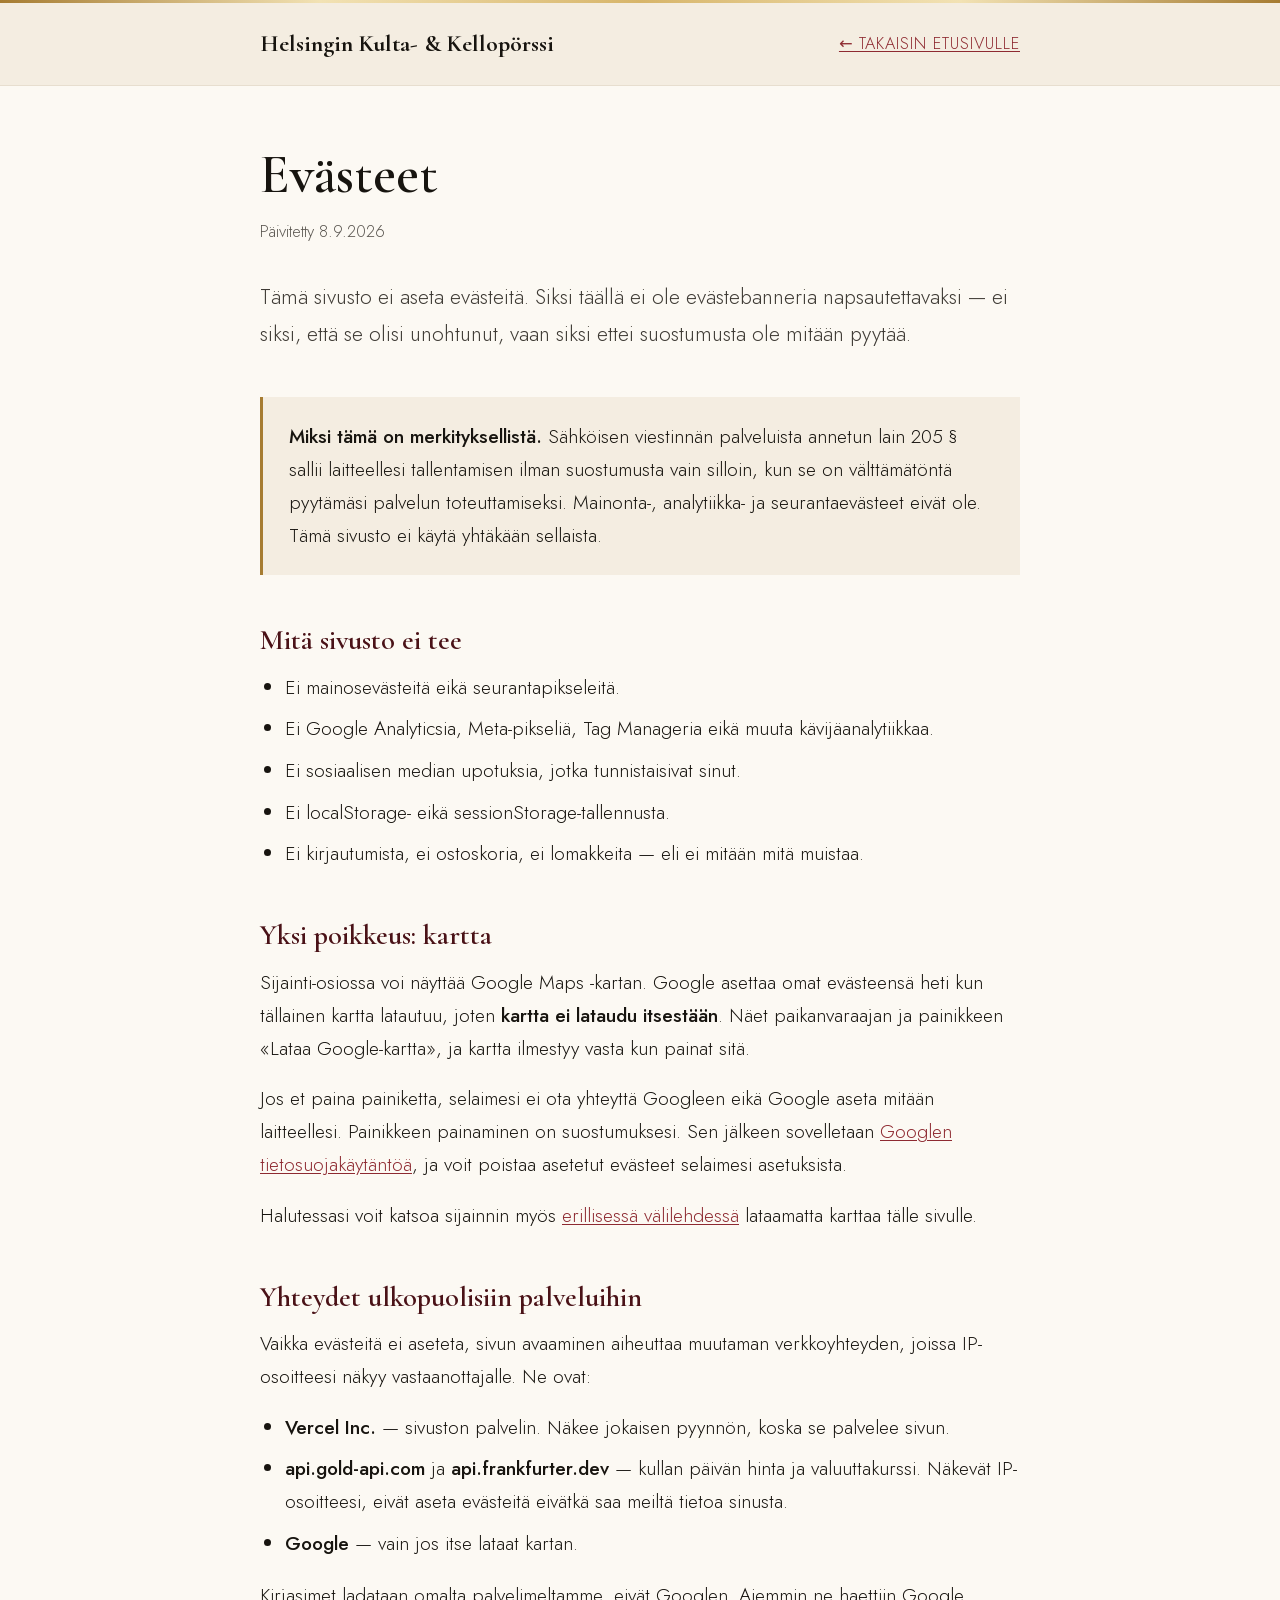
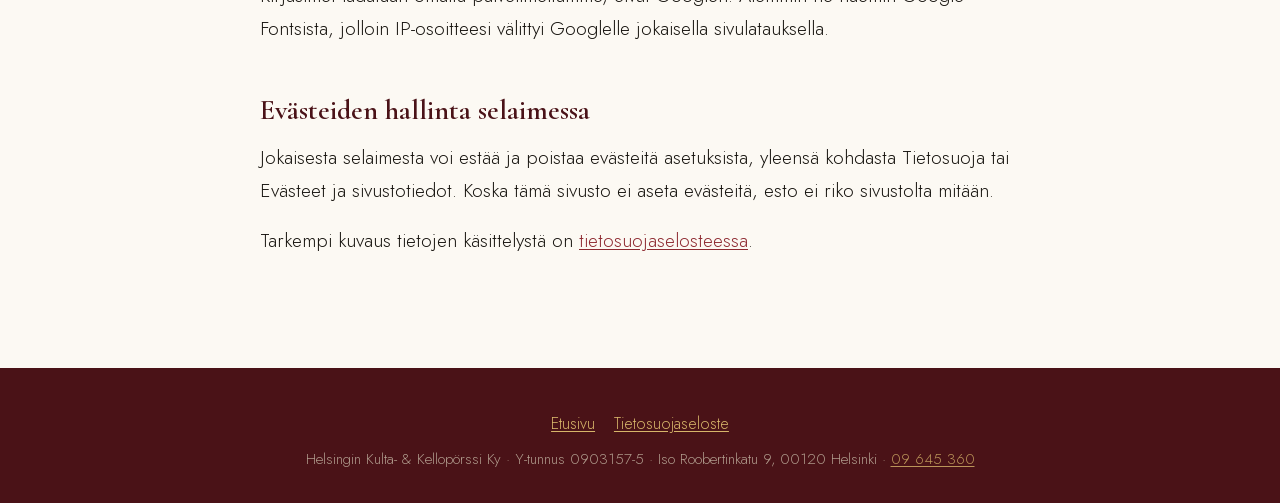
<file: evasteet.html>
<!DOCTYPE html>
<html lang="fi">
<head>
<meta charset="UTF-8" />
<meta name="viewport" content="width=device-width, initial-scale=1.0" />
<title>Evästeet · Helsingin Kulta- &amp; Kellopörssi</title>
<meta name="description" content="Tämä sivusto ei aseta evästeitä. Ainoa poikkeus on Google Maps -kartta, joka latautuu vasta kun painat painiketta." />
<meta name="robots" content="index,follow" />
<link href="fonts/fonts.css" rel="stylesheet" />
<link href="legal.css" rel="stylesheet" />
</head>
<body>

<a class="skip" href="#main">Siirry sisältöön</a>
<div class="goldline"></div>
<div class="topbar">
  <div class="in">
    <a class="bt" href="index.html">Helsingin Kulta- &amp; Kellopörssi</a>
    <a class="back" href="index.html">&larr; Takaisin etusivulle</a>
  </div>
</div>

<main id="main">
  <h1>Evästeet</h1>
  <p class="updated">Päivitetty <time datetime="2026-09-08">8.9.2026</time></p>

  <p class="intro">Tämä sivusto ei aseta evästeitä. Siksi täällä ei ole evästebanneria napsautettavaksi — ei siksi, että se olisi unohtunut, vaan siksi ettei suostumusta ole mitään pyytää.</p>

  <div class="callout">
    <p><b>Miksi tämä on merkityksellistä.</b> Sähköisen viestinnän palveluista annetun lain 205 § sallii laitteellesi tallentamisen ilman suostumusta vain silloin, kun se on välttämätöntä pyytämäsi palvelun toteuttamiseksi. Mainonta-, analytiikka- ja seurantaevästeet eivät ole. Tämä sivusto ei käytä yhtäkään sellaista.</p>
  </div>

  <h2>Mitä sivusto ei tee</h2>
  <ul>
    <li>Ei mainosevästeitä eikä seurantapikseleitä.</li>
    <li>Ei Google Analyticsia, Meta-pikseliä, Tag Manageria eikä muuta kävijäanalytiikkaa.</li>
    <li>Ei sosiaalisen median upotuksia, jotka tunnistaisivat sinut.</li>
    <li>Ei localStorage- eikä sessionStorage-tallennusta.</li>
    <li>Ei kirjautumista, ei ostoskoria, ei lomakkeita — eli ei mitään mitä muistaa.</li>
  </ul>

  <h2>Yksi poikkeus: kartta</h2>
  <p>Sijainti-osiossa voi näyttää Google Maps -kartan. Google asettaa omat evästeensä heti kun tällainen kartta latautuu, joten <b>kartta ei lataudu itsestään</b>. Näet paikanvaraajan ja painikkeen «Lataa Google-kartta», ja kartta ilmestyy vasta kun painat sitä.</p>
  <p>Jos et paina painiketta, selaimesi ei ota yhteyttä Googleen eikä Google aseta mitään laitteellesi. Painikkeen painaminen on suostumuksesi. Sen jälkeen sovelletaan <a href="https://policies.google.com/privacy" target="_blank" rel="noopener">Googlen tietosuojakäytäntöä</a>, ja voit poistaa asetetut evästeet selaimesi asetuksista.</p>
  <p>Halutessasi voit katsoa sijainnin myös <a href="https://maps.google.com/?q=Helsingin+Kulta-+%26+Kellop%C3%B6rssi,+Iso+Roobertinkatu+9,+00120+Helsinki" target="_blank" rel="noopener">erillisessä välilehdessä</a> lataamatta karttaa tälle sivulle.</p>

  <h2>Yhteydet ulkopuolisiin palveluihin</h2>
  <p>Vaikka evästeitä ei aseteta, sivun avaaminen aiheuttaa muutaman verkkoyhteyden, joissa IP-osoitteesi näkyy vastaanottajalle. Ne ovat:</p>
  <ul>
    <li><b>Vercel Inc.</b> — sivuston palvelin. Näkee jokaisen pyynnön, koska se palvelee sivun.</li>
    <li><b>api.gold-api.com</b> ja <b>api.frankfurter.dev</b> — kullan päivän hinta ja valuuttakurssi. Näkevät IP-osoitteesi, eivät aseta evästeitä eivätkä saa meiltä tietoa sinusta.</li>
    <li><b>Google</b> — vain jos itse lataat kartan.</li>
  </ul>
  <p>Kirjasimet ladataan omalta palvelimeltamme, eivät Googlen. Aiemmin ne haettiin Google Fontsista, jolloin IP-osoitteesi välittyi Googlelle jokaisella sivulatauksella.</p>

  <h2>Evästeiden hallinta selaimessa</h2>
  <p>Jokaisesta selaimesta voi estää ja poistaa evästeitä asetuksista, yleensä kohdasta Tietosuoja tai Evästeet ja sivustotiedot. Koska tämä sivusto ei aseta evästeitä, esto ei riko sivustolta mitään.</p>

  <p>Tarkempi kuvaus tietojen käsittelystä on <a href="tietosuoja.html">tietosuojaselosteessa</a>.</p>
</main>

<footer>
  <div class="foot-nav">
    <a href="index.html">Etusivu</a>
    <a href="tietosuoja.html">Tietosuojaseloste</a>
  </div>
  <address>
    Helsingin Kulta- &amp; Kellopörssi Ky · Y-tunnus 0903157-5 ·
    Iso Roobertinkatu 9, 00120 Helsinki · <a href="tel:+3589645360">09 645 360</a>
  </address>
</footer>

</body>
</html>
</file>
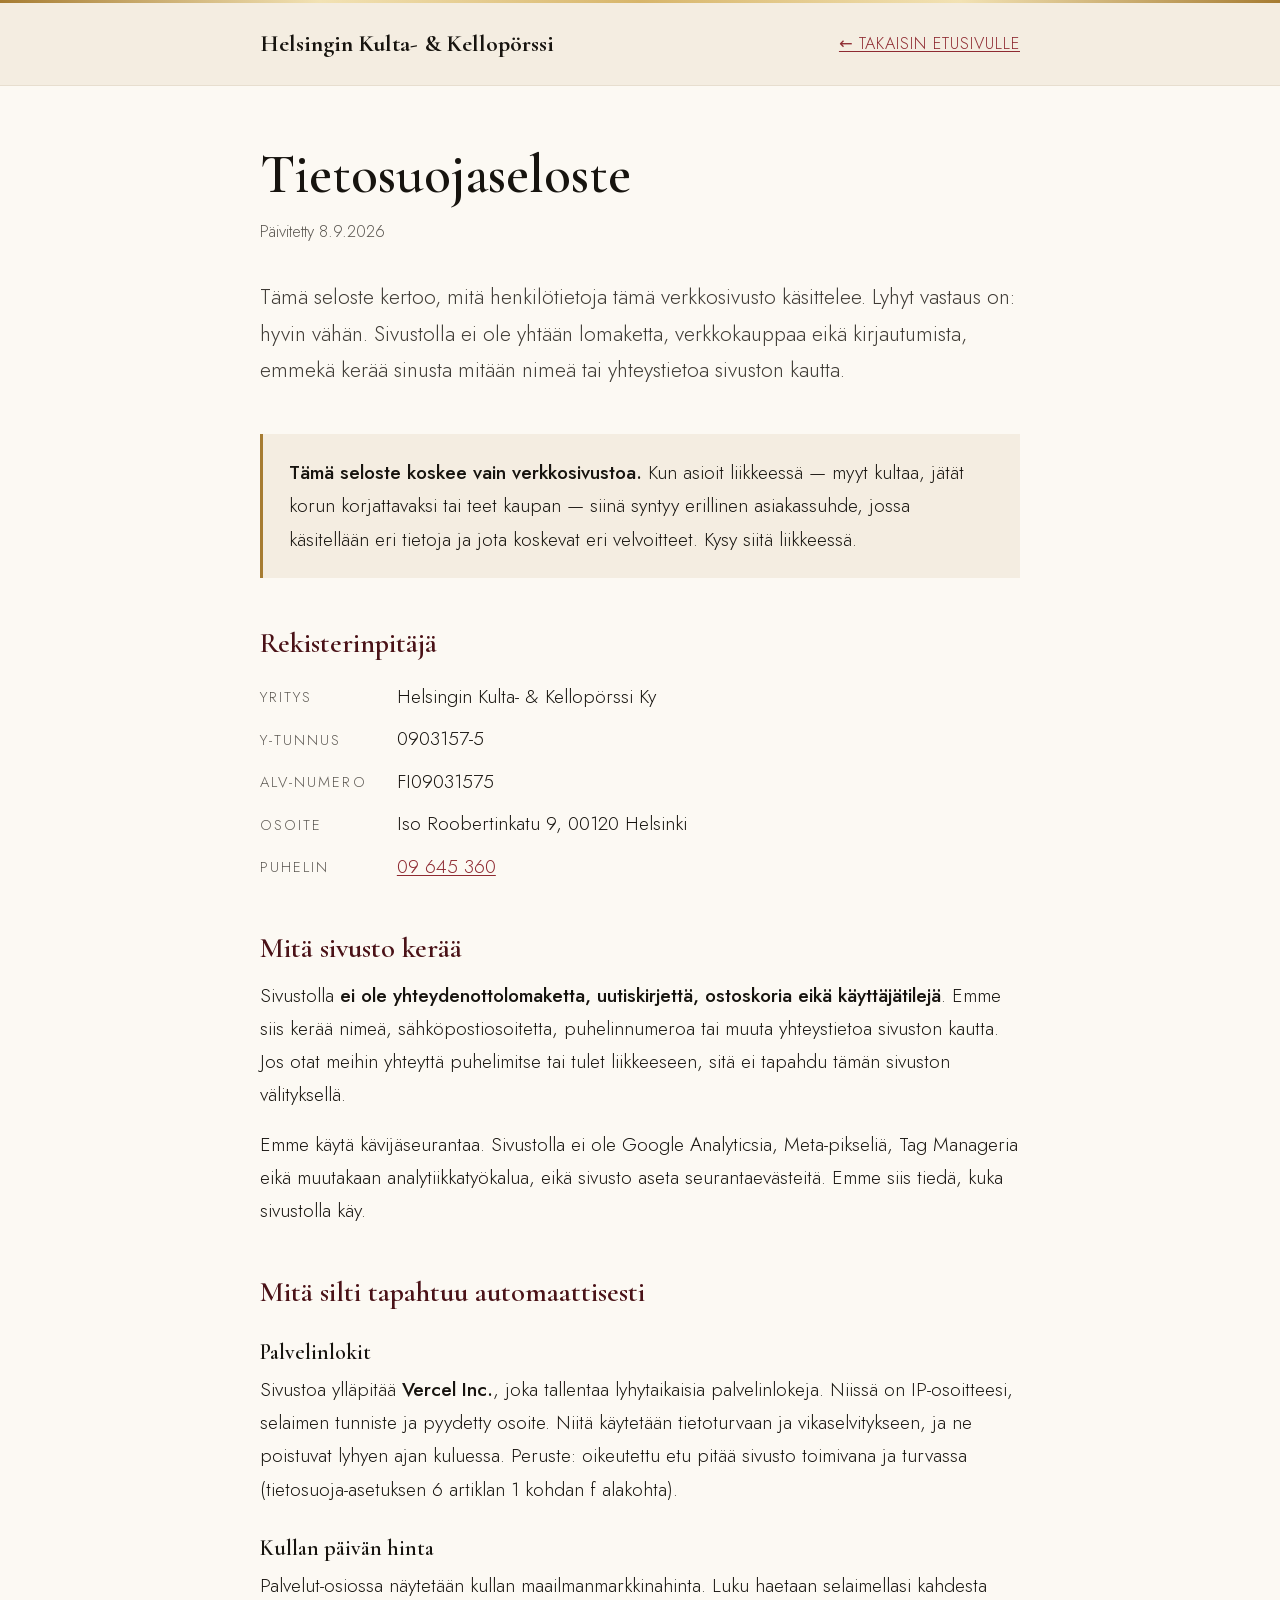
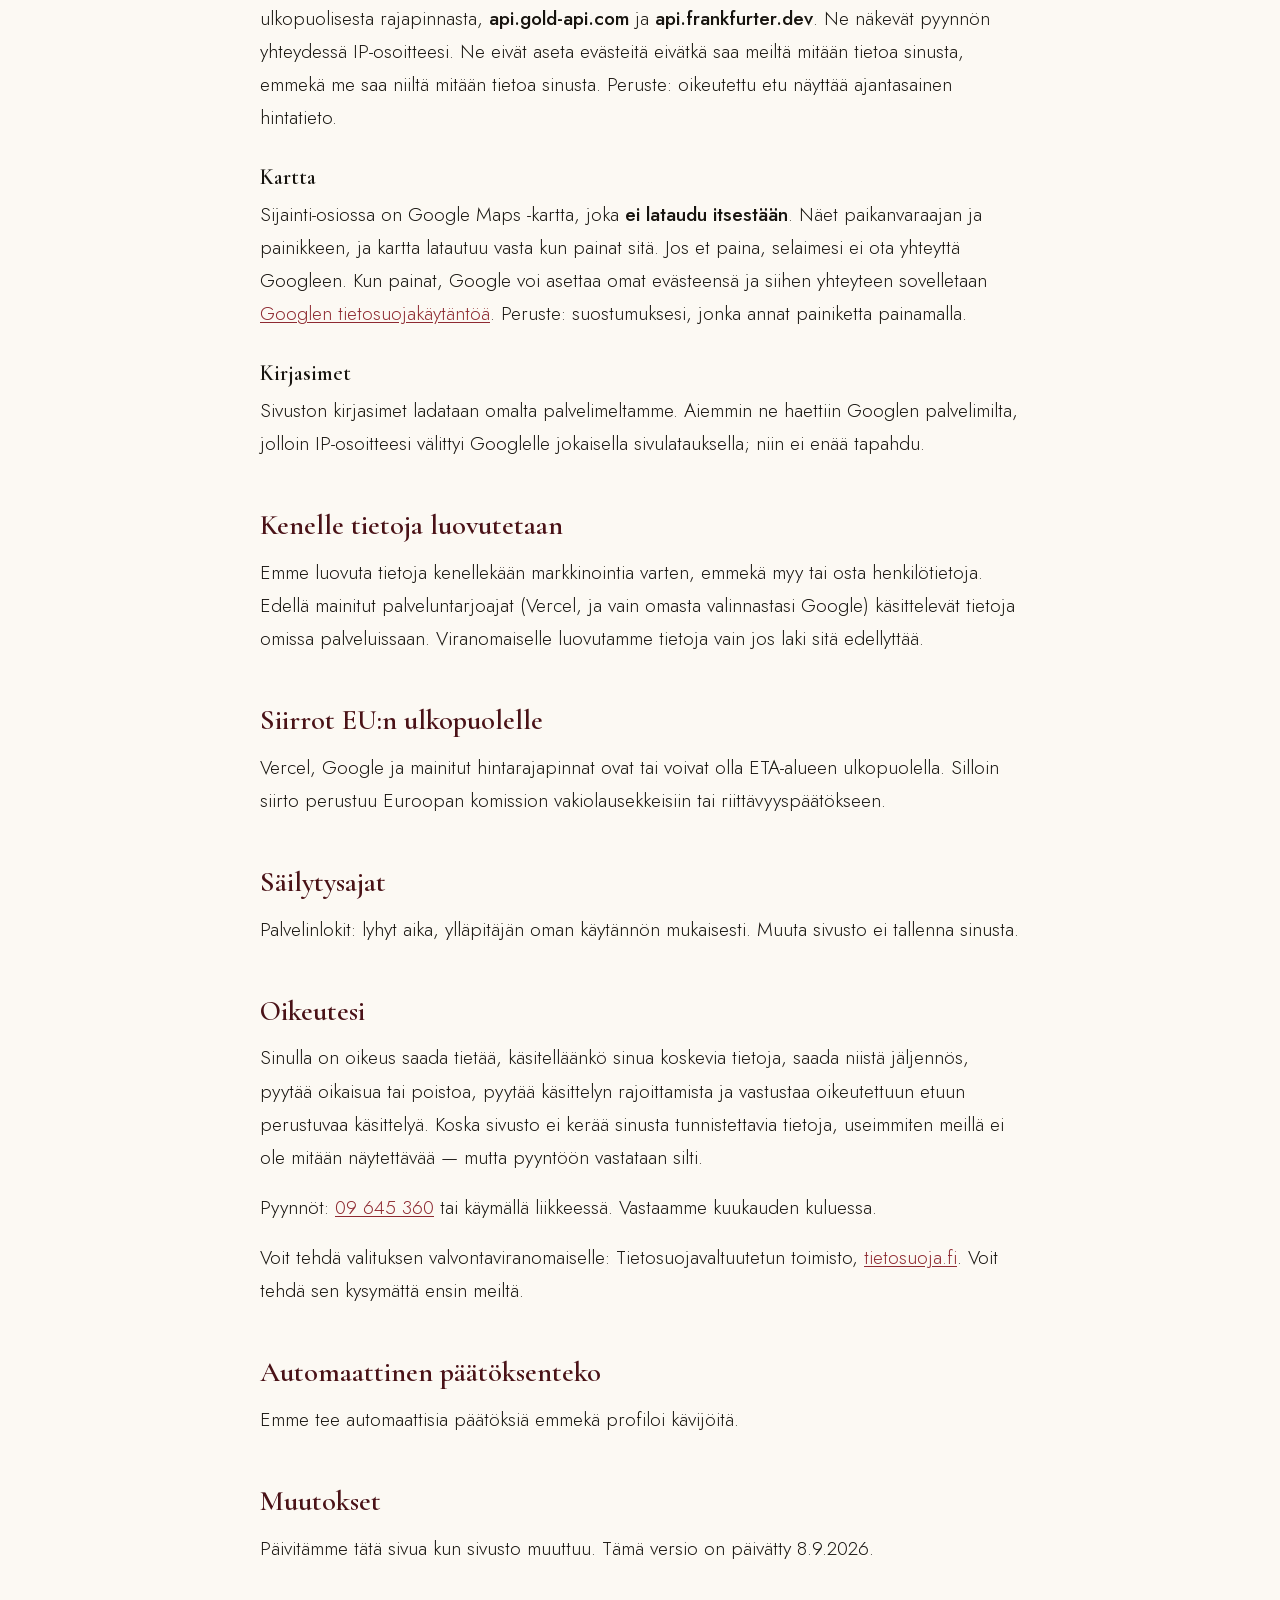
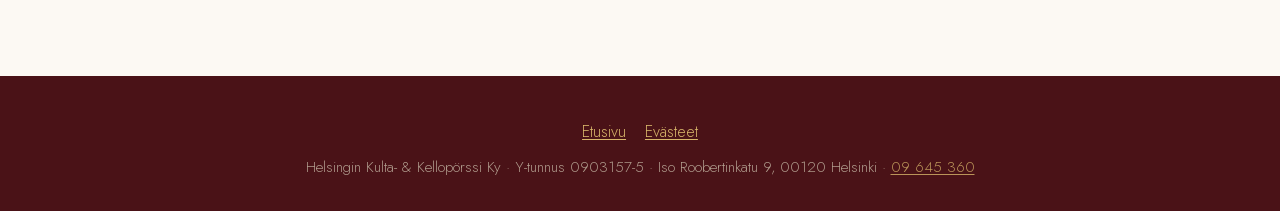
<file: tietosuoja.html>
<!DOCTYPE html>
<html lang="fi">
<head>
<meta charset="UTF-8" />
<meta name="viewport" content="width=device-width, initial-scale=1.0" />
<title>Tietosuojaseloste · Helsingin Kulta- &amp; Kellopörssi</title>
<meta name="description" content="Miten Helsingin Kulta- ja Kellopörssin verkkosivusto käsittelee henkilötietoja. Sivusto ei kerää lomaketietoja eikä seuraa kävijöitä." />
<meta name="robots" content="index,follow" />
<link href="fonts/fonts.css" rel="stylesheet" />
<link href="legal.css" rel="stylesheet" />
</head>
<body>

<a class="skip" href="#main">Siirry sisältöön</a>
<div class="goldline"></div>
<div class="topbar">
  <div class="in">
    <a class="bt" href="index.html">Helsingin Kulta- &amp; Kellopörssi</a>
    <a class="back" href="index.html">&larr; Takaisin etusivulle</a>
  </div>
</div>

<main id="main">
  <h1>Tietosuojaseloste</h1>
  <p class="updated">Päivitetty <time datetime="2026-09-08">8.9.2026</time></p>

  <p class="intro">Tämä seloste kertoo, mitä henkilötietoja tämä verkkosivusto käsittelee. Lyhyt vastaus on: hyvin vähän. Sivustolla ei ole yhtään lomaketta, verkkokauppaa eikä kirjautumista, emmekä kerää sinusta mitään nimeä tai yhteystietoa sivuston kautta.</p>

  <div class="callout">
    <p><b>Tämä seloste koskee vain verkkosivustoa.</b> Kun asioit liikkeessä — myyt kultaa, jätät korun korjattavaksi tai teet kaupan — siinä syntyy erillinen asiakassuhde, jossa käsitellään eri tietoja ja jota koskevat eri velvoitteet. Kysy siitä liikkeessä.</p>
  </div>

  <h2>Rekisterinpitäjä</h2>
  <dl class="details">
    <dt>Yritys</dt><dd>Helsingin Kulta- &amp; Kellopörssi Ky</dd>
    <dt>Y-tunnus</dt><dd>0903157-5</dd>
    <dt>ALV-numero</dt><dd>FI09031575</dd>
    <dt>Osoite</dt><dd>Iso Roobertinkatu 9, 00120 Helsinki</dd>
    <dt>Puhelin</dt><dd><a href="tel:+3589645360">09 645 360</a></dd>
  </dl>

  <h2>Mitä sivusto kerää</h2>
  <p>Sivustolla <b>ei ole yhteydenottolomaketta, uutiskirjettä, ostoskoria eikä käyttäjätilejä</b>. Emme siis kerää nimeä, sähköpostiosoitetta, puhelinnumeroa tai muuta yhteystietoa sivuston kautta. Jos otat meihin yhteyttä puhelimitse tai tulet liikkeeseen, sitä ei tapahdu tämän sivuston välityksellä.</p>
  <p>Emme käytä kävijäseurantaa. Sivustolla ei ole Google Analyticsia, Meta-pikseliä, Tag Manageria eikä muutakaan analytiikkatyökalua, eikä sivusto aseta seurantaevästeitä. Emme siis tiedä, kuka sivustolla käy.</p>

  <h2>Mitä silti tapahtuu automaattisesti</h2>

  <h3>Palvelinlokit</h3>
  <p>Sivustoa ylläpitää <b>Vercel Inc.</b>, joka tallentaa lyhytaikaisia palvelinlokeja. Niissä on IP-osoitteesi, selaimen tunniste ja pyydetty osoite. Niitä käytetään tietoturvaan ja vikaselvitykseen, ja ne poistuvat lyhyen ajan kuluessa. Peruste: oikeutettu etu pitää sivusto toimivana ja turvassa (tietosuoja-asetuksen 6 artiklan 1 kohdan f alakohta).</p>

  <h3>Kullan päivän hinta</h3>
  <p>Palvelut-osiossa näytetään kullan maailmanmarkkinahinta. Luku haetaan selaimellasi kahdesta ulkopuolisesta rajapinnasta, <b>api.gold-api.com</b> ja <b>api.frankfurter.dev</b>. Ne näkevät pyynnön yhteydessä IP-osoitteesi. Ne eivät aseta evästeitä eivätkä saa meiltä mitään tietoa sinusta, emmekä me saa niiltä mitään tietoa sinusta. Peruste: oikeutettu etu näyttää ajantasainen hintatieto.</p>

  <h3>Kartta</h3>
  <p>Sijainti-osiossa on Google Maps -kartta, joka <b>ei lataudu itsestään</b>. Näet paikanvaraajan ja painikkeen, ja kartta latautuu vasta kun painat sitä. Jos et paina, selaimesi ei ota yhteyttä Googleen. Kun painat, Google voi asettaa omat evästeensä ja siihen yhteyteen sovelletaan <a href="https://policies.google.com/privacy" target="_blank" rel="noopener">Googlen tietosuojakäytäntöä</a>. Peruste: suostumuksesi, jonka annat painiketta painamalla.</p>

  <h3>Kirjasimet</h3>
  <p>Sivuston kirjasimet ladataan omalta palvelimeltamme. Aiemmin ne haettiin Googlen palvelimilta, jolloin IP-osoitteesi välittyi Googlelle jokaisella sivulatauksella; niin ei enää tapahdu.</p>

  <h2>Kenelle tietoja luovutetaan</h2>
  <p>Emme luovuta tietoja kenellekään markkinointia varten, emmekä myy tai osta henkilötietoja. Edellä mainitut palveluntarjoajat (Vercel, ja vain omasta valinnastasi Google) käsittelevät tietoja omissa palveluissaan. Viranomaiselle luovutamme tietoja vain jos laki sitä edellyttää.</p>

  <h2>Siirrot EU:n ulkopuolelle</h2>
  <p>Vercel, Google ja mainitut hintarajapinnat ovat tai voivat olla ETA-alueen ulkopuolella. Silloin siirto perustuu Euroopan komission vakiolausekkeisiin tai riittävyyspäätökseen.</p>

  <h2>Säilytysajat</h2>
  <p>Palvelinlokit: lyhyt aika, ylläpitäjän oman käytännön mukaisesti. Muuta sivusto ei tallenna sinusta.</p>

  <h2>Oikeutesi</h2>
  <p>Sinulla on oikeus saada tietää, käsitelläänkö sinua koskevia tietoja, saada niistä jäljennös, pyytää oikaisua tai poistoa, pyytää käsittelyn rajoittamista ja vastustaa oikeutettuun etuun perustuvaa käsittelyä. Koska sivusto ei kerää sinusta tunnistettavia tietoja, useimmiten meillä ei ole mitään näytettävää — mutta pyyntöön vastataan silti.</p>
  <p>Pyynnöt: <a href="tel:+3589645360">09 645 360</a> tai käymällä liikkeessä. Vastaamme kuukauden kuluessa.</p>
  <p>Voit tehdä valituksen valvontaviranomaiselle: Tietosuojavaltuutetun toimisto, <a href="https://tietosuoja.fi" target="_blank" rel="noopener">tietosuoja.fi</a>. Voit tehdä sen kysymättä ensin meiltä.</p>

  <h2>Automaattinen päätöksenteko</h2>
  <p>Emme tee automaattisia päätöksiä emmekä profiloi kävijöitä.</p>

  <h2>Muutokset</h2>
  <p>Päivitämme tätä sivua kun sivusto muuttuu. Tämä versio on päivätty 8.9.2026.</p>
</main>

<footer>
  <div class="foot-nav">
    <a href="index.html">Etusivu</a>
    <a href="evasteet.html">Evästeet</a>
  </div>
  <address>
    Helsingin Kulta- &amp; Kellopörssi Ky · Y-tunnus 0903157-5 ·
    Iso Roobertinkatu 9, 00120 Helsinki · <a href="tel:+3589645360">09 645 360</a>
  </address>
</footer>

</body>
</html>
</file>
<file: fonts/fonts.css>
/* Self-hosted Google Fonts (Cormorant Garamond + Jost), latin and latin-ext
   only. Downloaded 2026-09-08 from the Google Fonts CSS API and rewritten to
   local URLs, so opening this page no longer sends the visitor's IP address
   to Google before any consent. Both families are SIL Open Font License 1.1,
   which permits self-hosting; the licence is in fonts/OFL.txt.
   To refresh: re-run the block in the 2026-09-08 legal commit message. */

/* latin-ext */
@font-face {
  font-family: 'Cormorant Garamond';
  font-style: italic;
  font-weight: 400;
  font-display: swap;
  src: url(co3ZmX5slCNuHLi8bLeY9MK7whWMhyjYrEtGmSqn7B6DxjY.woff2) format('woff2');
  unicode-range: U+0100-02BA, U+02BD-02C5, U+02C7-02CC, U+02CE-02D7, U+02DD-02FF, U+0304, U+0308, U+0329, U+1D00-1DBF, U+1E00-1E9F, U+1EF2-1EFF, U+2020, U+20A0-20AB, U+20AD-20C0, U+2113, U+2C60-2C7F, U+A720-A7FF;
}
/* latin */
@font-face {
  font-family: 'Cormorant Garamond';
  font-style: italic;
  font-weight: 400;
  font-display: swap;
  src: url(co3ZmX5slCNuHLi8bLeY9MK7whWMhyjYrEtImSqn7B6D.woff2) format('woff2');
  unicode-range: U+0000-00FF, U+0131, U+0152-0153, U+02BB-02BC, U+02C6, U+02DA, U+02DC, U+0304, U+0308, U+0329, U+2000-206F, U+20AC, U+2122, U+2191, U+2193, U+2212, U+2215, U+FEFF, U+FFFD;
}
/* latin-ext */
@font-face {
  font-family: 'Cormorant Garamond';
  font-style: italic;
  font-weight: 500;
  font-display: swap;
  src: url(co3ZmX5slCNuHLi8bLeY9MK7whWMhyjYrEtGmSqn7B6DxjY.woff2) format('woff2');
  unicode-range: U+0100-02BA, U+02BD-02C5, U+02C7-02CC, U+02CE-02D7, U+02DD-02FF, U+0304, U+0308, U+0329, U+1D00-1DBF, U+1E00-1E9F, U+1EF2-1EFF, U+2020, U+20A0-20AB, U+20AD-20C0, U+2113, U+2C60-2C7F, U+A720-A7FF;
}
/* latin */
@font-face {
  font-family: 'Cormorant Garamond';
  font-style: italic;
  font-weight: 500;
  font-display: swap;
  src: url(co3ZmX5slCNuHLi8bLeY9MK7whWMhyjYrEtImSqn7B6D.woff2) format('woff2');
  unicode-range: U+0000-00FF, U+0131, U+0152-0153, U+02BB-02BC, U+02C6, U+02DA, U+02DC, U+0304, U+0308, U+0329, U+2000-206F, U+20AC, U+2122, U+2191, U+2193, U+2212, U+2215, U+FEFF, U+FFFD;
}
/* latin-ext */
@font-face {
  font-family: 'Cormorant Garamond';
  font-style: normal;
  font-weight: 400;
  font-display: swap;
  src: url(co3bmX5slCNuHLi8bLeY9MK7whWMhyjYp3tKky2F7i6C.woff2) format('woff2');
  unicode-range: U+0100-02BA, U+02BD-02C5, U+02C7-02CC, U+02CE-02D7, U+02DD-02FF, U+0304, U+0308, U+0329, U+1D00-1DBF, U+1E00-1E9F, U+1EF2-1EFF, U+2020, U+20A0-20AB, U+20AD-20C0, U+2113, U+2C60-2C7F, U+A720-A7FF;
}
/* latin */
@font-face {
  font-family: 'Cormorant Garamond';
  font-style: normal;
  font-weight: 400;
  font-display: swap;
  src: url(co3bmX5slCNuHLi8bLeY9MK7whWMhyjYqXtKky2F7g.woff2) format('woff2');
  unicode-range: U+0000-00FF, U+0131, U+0152-0153, U+02BB-02BC, U+02C6, U+02DA, U+02DC, U+0304, U+0308, U+0329, U+2000-206F, U+20AC, U+2122, U+2191, U+2193, U+2212, U+2215, U+FEFF, U+FFFD;
}
/* latin-ext */
@font-face {
  font-family: 'Cormorant Garamond';
  font-style: normal;
  font-weight: 500;
  font-display: swap;
  src: url(co3bmX5slCNuHLi8bLeY9MK7whWMhyjYp3tKky2F7i6C.woff2) format('woff2');
  unicode-range: U+0100-02BA, U+02BD-02C5, U+02C7-02CC, U+02CE-02D7, U+02DD-02FF, U+0304, U+0308, U+0329, U+1D00-1DBF, U+1E00-1E9F, U+1EF2-1EFF, U+2020, U+20A0-20AB, U+20AD-20C0, U+2113, U+2C60-2C7F, U+A720-A7FF;
}
/* latin */
@font-face {
  font-family: 'Cormorant Garamond';
  font-style: normal;
  font-weight: 500;
  font-display: swap;
  src: url(co3bmX5slCNuHLi8bLeY9MK7whWMhyjYqXtKky2F7g.woff2) format('woff2');
  unicode-range: U+0000-00FF, U+0131, U+0152-0153, U+02BB-02BC, U+02C6, U+02DA, U+02DC, U+0304, U+0308, U+0329, U+2000-206F, U+20AC, U+2122, U+2191, U+2193, U+2212, U+2215, U+FEFF, U+FFFD;
}
/* latin-ext */
@font-face {
  font-family: 'Cormorant Garamond';
  font-style: normal;
  font-weight: 600;
  font-display: swap;
  src: url(co3bmX5slCNuHLi8bLeY9MK7whWMhyjYp3tKky2F7i6C.woff2) format('woff2');
  unicode-range: U+0100-02BA, U+02BD-02C5, U+02C7-02CC, U+02CE-02D7, U+02DD-02FF, U+0304, U+0308, U+0329, U+1D00-1DBF, U+1E00-1E9F, U+1EF2-1EFF, U+2020, U+20A0-20AB, U+20AD-20C0, U+2113, U+2C60-2C7F, U+A720-A7FF;
}
/* latin */
@font-face {
  font-family: 'Cormorant Garamond';
  font-style: normal;
  font-weight: 600;
  font-display: swap;
  src: url(co3bmX5slCNuHLi8bLeY9MK7whWMhyjYqXtKky2F7g.woff2) format('woff2');
  unicode-range: U+0000-00FF, U+0131, U+0152-0153, U+02BB-02BC, U+02C6, U+02DA, U+02DC, U+0304, U+0308, U+0329, U+2000-206F, U+20AC, U+2122, U+2191, U+2193, U+2212, U+2215, U+FEFF, U+FFFD;
}
/* latin-ext */
@font-face {
  font-family: 'Cormorant Garamond';
  font-style: normal;
  font-weight: 700;
  font-display: swap;
  src: url(co3bmX5slCNuHLi8bLeY9MK7whWMhyjYp3tKky2F7i6C.woff2) format('woff2');
  unicode-range: U+0100-02BA, U+02BD-02C5, U+02C7-02CC, U+02CE-02D7, U+02DD-02FF, U+0304, U+0308, U+0329, U+1D00-1DBF, U+1E00-1E9F, U+1EF2-1EFF, U+2020, U+20A0-20AB, U+20AD-20C0, U+2113, U+2C60-2C7F, U+A720-A7FF;
}
/* latin */
@font-face {
  font-family: 'Cormorant Garamond';
  font-style: normal;
  font-weight: 700;
  font-display: swap;
  src: url(co3bmX5slCNuHLi8bLeY9MK7whWMhyjYqXtKky2F7g.woff2) format('woff2');
  unicode-range: U+0000-00FF, U+0131, U+0152-0153, U+02BB-02BC, U+02C6, U+02DA, U+02DC, U+0304, U+0308, U+0329, U+2000-206F, U+20AC, U+2122, U+2191, U+2193, U+2212, U+2215, U+FEFF, U+FFFD;
}
/* latin-ext */
@font-face {
  font-family: 'Jost';
  font-style: normal;
  font-weight: 300;
  font-display: swap;
  src: url(92zatBhPNqw73ord4jQmfxIC7w.woff2) format('woff2');
  unicode-range: U+0100-02BA, U+02BD-02C5, U+02C7-02CC, U+02CE-02D7, U+02DD-02FF, U+0304, U+0308, U+0329, U+1D00-1DBF, U+1E00-1E9F, U+1EF2-1EFF, U+2020, U+20A0-20AB, U+20AD-20C0, U+2113, U+2C60-2C7F, U+A720-A7FF;
}
/* latin */
@font-face {
  font-family: 'Jost';
  font-style: normal;
  font-weight: 300;
  font-display: swap;
  src: url(92zatBhPNqw73oTd4jQmfxI.woff2) format('woff2');
  unicode-range: U+0000-00FF, U+0131, U+0152-0153, U+02BB-02BC, U+02C6, U+02DA, U+02DC, U+0304, U+0308, U+0329, U+2000-206F, U+20AC, U+2122, U+2191, U+2193, U+2212, U+2215, U+FEFF, U+FFFD;
}
/* latin-ext */
@font-face {
  font-family: 'Jost';
  font-style: normal;
  font-weight: 400;
  font-display: swap;
  src: url(92zatBhPNqw73ord4jQmfxIC7w.woff2) format('woff2');
  unicode-range: U+0100-02BA, U+02BD-02C5, U+02C7-02CC, U+02CE-02D7, U+02DD-02FF, U+0304, U+0308, U+0329, U+1D00-1DBF, U+1E00-1E9F, U+1EF2-1EFF, U+2020, U+20A0-20AB, U+20AD-20C0, U+2113, U+2C60-2C7F, U+A720-A7FF;
}
/* latin */
@font-face {
  font-family: 'Jost';
  font-style: normal;
  font-weight: 400;
  font-display: swap;
  src: url(92zatBhPNqw73oTd4jQmfxI.woff2) format('woff2');
  unicode-range: U+0000-00FF, U+0131, U+0152-0153, U+02BB-02BC, U+02C6, U+02DA, U+02DC, U+0304, U+0308, U+0329, U+2000-206F, U+20AC, U+2122, U+2191, U+2193, U+2212, U+2215, U+FEFF, U+FFFD;
}
/* latin-ext */
@font-face {
  font-family: 'Jost';
  font-style: normal;
  font-weight: 500;
  font-display: swap;
  src: url(92zatBhPNqw73ord4jQmfxIC7w.woff2) format('woff2');
  unicode-range: U+0100-02BA, U+02BD-02C5, U+02C7-02CC, U+02CE-02D7, U+02DD-02FF, U+0304, U+0308, U+0329, U+1D00-1DBF, U+1E00-1E9F, U+1EF2-1EFF, U+2020, U+20A0-20AB, U+20AD-20C0, U+2113, U+2C60-2C7F, U+A720-A7FF;
}
/* latin */
@font-face {
  font-family: 'Jost';
  font-style: normal;
  font-weight: 500;
  font-display: swap;
  src: url(92zatBhPNqw73oTd4jQmfxI.woff2) format('woff2');
  unicode-range: U+0000-00FF, U+0131, U+0152-0153, U+02BB-02BC, U+02C6, U+02DA, U+02DC, U+0304, U+0308, U+0329, U+2000-206F, U+20AC, U+2122, U+2191, U+2193, U+2212, U+2215, U+FEFF, U+FFFD;
}
/* latin-ext */
@font-face {
  font-family: 'Jost';
  font-style: normal;
  font-weight: 600;
  font-display: swap;
  src: url(92zatBhPNqw73ord4jQmfxIC7w.woff2) format('woff2');
  unicode-range: U+0100-02BA, U+02BD-02C5, U+02C7-02CC, U+02CE-02D7, U+02DD-02FF, U+0304, U+0308, U+0329, U+1D00-1DBF, U+1E00-1E9F, U+1EF2-1EFF, U+2020, U+20A0-20AB, U+20AD-20C0, U+2113, U+2C60-2C7F, U+A720-A7FF;
}
/* latin */
@font-face {
  font-family: 'Jost';
  font-style: normal;
  font-weight: 600;
  font-display: swap;
  src: url(92zatBhPNqw73oTd4jQmfxI.woff2) format('woff2');
  unicode-range: U+0000-00FF, U+0131, U+0152-0153, U+02BB-02BC, U+02C6, U+02DA, U+02DC, U+0304, U+0308, U+0329, U+2000-206F, U+20AC, U+2122, U+2191, U+2193, U+2212, U+2215, U+FEFF, U+FFFD;
}
</file>
<file: legal.css>
/* Shared styling for tietosuoja.html and evasteet.html.
   Same palette as index.html, one readable measure, no animation. */

:root{
  --red:#6E1B22; --red-deep:#4A1217; --red-2:#8E2A31;
  --ink:#17140F; --muted:#5C5852;
  --paper:#FCF9F3; --cream:#F4EDE1; --line:#E7DECF;
  --gold-2:#D7B56A; --gold-3:#A67C32;
}
*{box-sizing:border-box;margin:0;padding:0}
html{font-size:118%}
body{font-family:'Jost',system-ui,sans-serif;color:var(--ink);background:var(--paper);
  line-height:1.72;font-weight:300;font-size:1.02rem}
h1,h2,h3{font-family:'Cormorant Garamond',Georgia,serif;font-weight:600;line-height:1.18;color:var(--ink)}
a{color:var(--red-2);text-decoration:underline;text-underline-offset:2px}
a:hover{color:var(--red)}
a:focus-visible,button:focus-visible{outline:3px solid var(--red-2);outline-offset:3px}

.skip{position:absolute;left:-9999px;top:0;z-index:99;background:var(--red);color:#F3EEE4;
  padding:.9rem 1.4rem;font-size:.9rem}
.skip:focus{left:0}

.goldline{height:3px;background:linear-gradient(90deg,var(--gold-3),#F2E2B4,var(--gold-2),#F2E2B4,var(--gold-3))}
.topbar{border-bottom:1px solid var(--line);background:var(--cream)}
.topbar .in{width:min(760px,92vw);margin-inline:auto;padding:1.1rem 0;
  display:flex;justify-content:space-between;align-items:center;gap:1rem;flex-wrap:wrap}
.topbar .bt{font-family:'Cormorant Garamond',serif;font-weight:700;font-size:1.25rem;
  color:var(--ink);text-decoration:none}
.topbar .bt:hover{color:var(--red-2)}
.topbar .back{font-size:.86rem;letter-spacing:.06em;text-transform:uppercase}

main{width:min(760px,92vw);margin-inline:auto;padding:3rem 0 5rem}
h1{font-size:clamp(2rem,5vw,2.9rem);margin-bottom:.5rem}
.updated{color:var(--muted);font-size:.88rem;margin-bottom:1.8rem}
.intro{font-size:1.12rem;color:#3E3A34;margin-bottom:2.4rem}
h2{font-size:1.5rem;margin:2.6rem 0 .7rem;color:var(--red-deep)}
h3{font-size:1.15rem;margin:1.6rem 0 .4rem}
p{margin-bottom:.9rem}
ul{margin:0 0 1rem 1.3rem}
li{margin-bottom:.45rem}
strong,b{font-weight:500;color:var(--ink)}

.callout{background:var(--cream);border-left:3px solid var(--gold-3);padding:1.2rem 1.4rem;
  margin:1.6rem 0}
.callout p:last-child{margin-bottom:0}

dl.details{display:grid;grid-template-columns:auto 1fr;gap:.5rem 1.6rem;margin:1rem 0 0}
dl.details dt{color:var(--muted);font-size:.78rem;letter-spacing:.14em;text-transform:uppercase;
  padding-top:.3rem}
dl.details dd{margin:0}

footer{background:var(--red-deep);color:#C9BCA9;padding:1.6rem 0;font-size:.85rem;text-align:center}
footer a{color:var(--gold-2)}
footer a:hover{color:#F3EEE4}
footer address{font-style:normal;opacity:.8;margin-top:.5rem;font-size:.8rem}
.foot-nav{margin-top:.6rem;display:flex;gap:1rem;justify-content:center;flex-wrap:wrap}

@media(max-width:560px){
  dl.details{grid-template-columns:1fr;gap:.1rem}
  dl.details dd{margin-bottom:.9rem}
}
</file>
